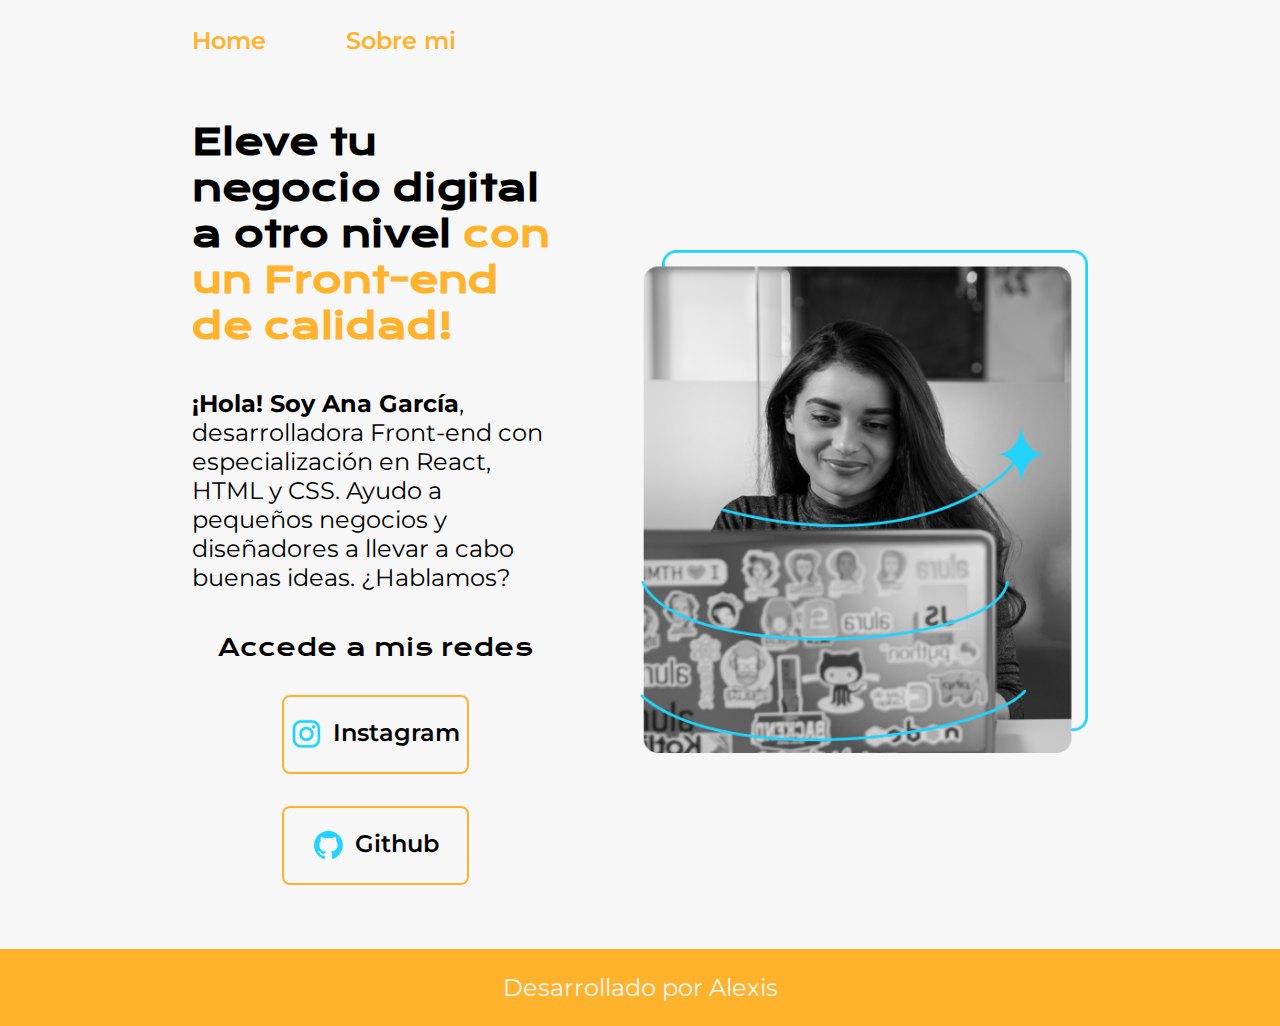
<file: index.html>
<!DOCTYPE html>
<html lang="es-mx">
<head>
    <meta charset="UTF-8">
    <meta name="viewport" content="width=device-width, initial-scale=1.0">
    <title>Portafolio</title>
    <link rel="stylesheet" href="./styles/style.css">
</head>
<body>
    <header class="header">
        <nav class="header__menu">
            <a class="header__menu__link" href="./index.html">Home</a>
            <a class="header__menu__link" href="./about.html">Sobre mi</a>
            <!-- <a class="header__menu__link" href="./curriculum.html">Curriculum</a> -->
        </nav>
    </header>
    <main class="presentacion">
        <section class="presentacion__contenido">
            <h1 class="presentacion__contenido__titulo">Eleve tu negocio digital a otro nivel <strong class="titulo-destaque">con un Front-end de calidad!</strong></h1>
            <p class="presentacion__contenido__texto"><strong>¡Hola! Soy Ana García</strong>, desarrolladora Front-end con especialización en React, HTML y CSS. 
                Ayudo a pequeños negocios y diseñadores a llevar a cabo buenas ideas. ¿Hablamos?</p>
            
            <div class="presentacion__enlaces">
                <h2 class="presentacion__enlaces__subtitulo">Accede a mis redes</h2>
                <a class="presentacion__enlaces__link" href="https://www.instagram.com">
                    <img src="./assets/instagram.png" alt="Logo Instagram"> Instagram</a>
                <a class="presentacion__enlaces__link" href="https://gihub.com">
                    <img src="./assets/github.png" alt="Logo Github"> Github</a>
            </div>
                
        </section>
        <img class="presentacion__imagen" src="assets/Imagem.png" alt="Imagen de Ana García trabajando en su computadora">
    </main>
    <footer class="footer">
        <p>Desarrollado por Alexis</p>
    </footer>
</body>
</html>
</file>
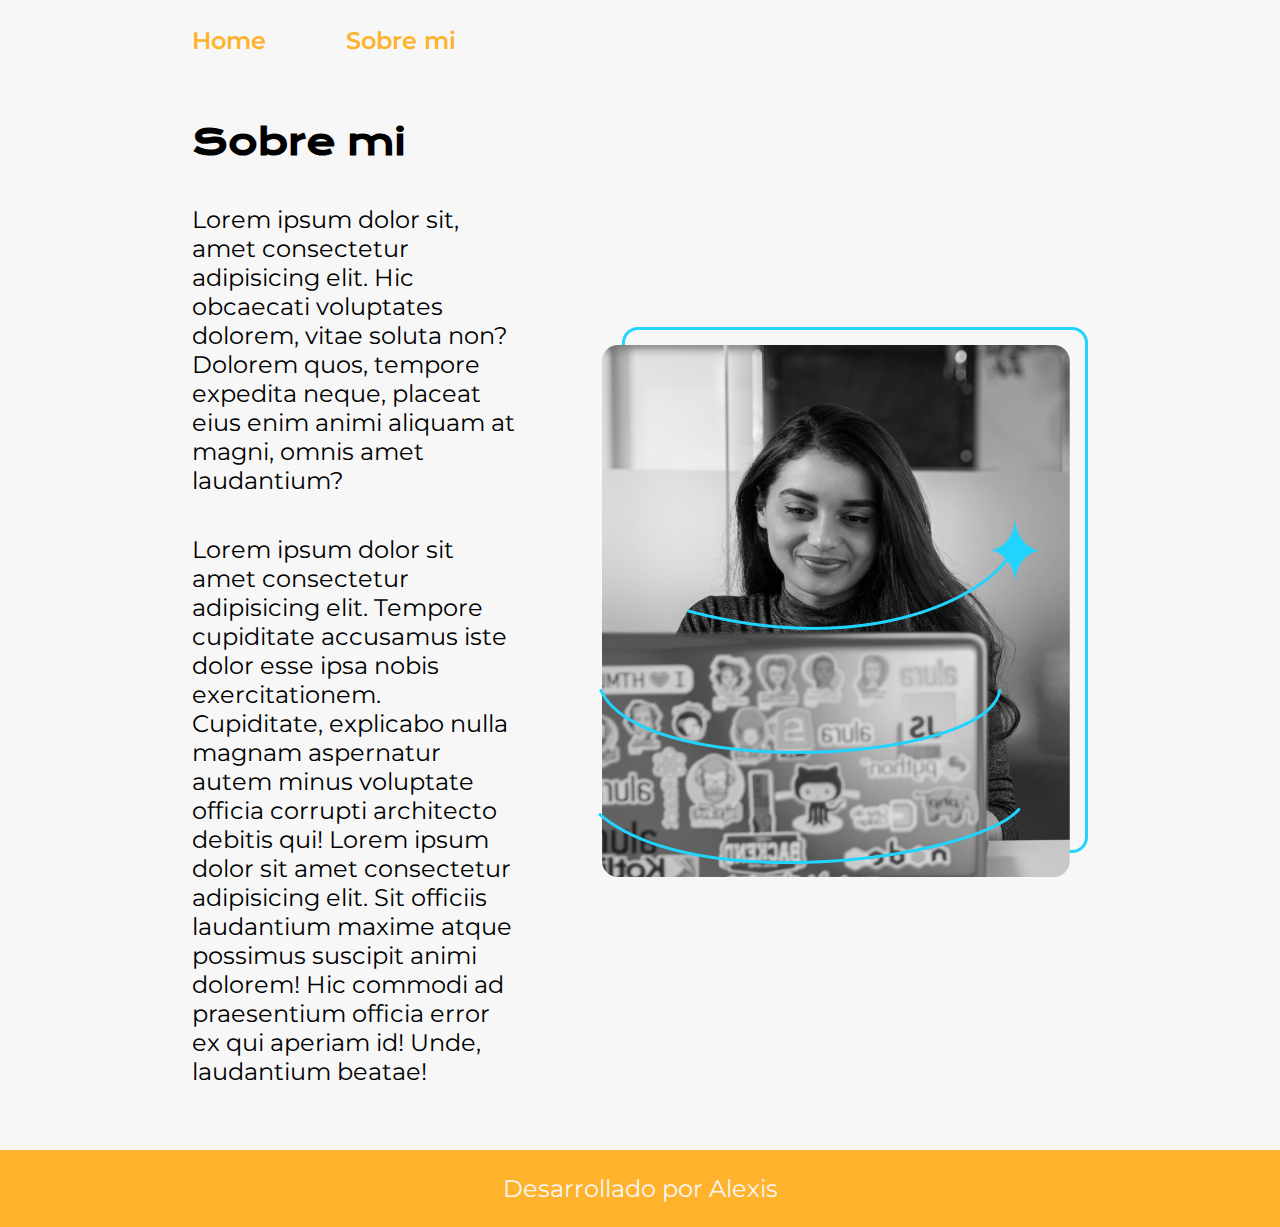
<file: about.html>
<!DOCTYPE html>
<html lang="es-mx">
<head>
    <meta charset="UTF-8">
    <meta name="viewport" content="width=device-width, initial-scale=1.0">
    <title>Acerca de mi</title>
    <link rel="stylesheet" href="./styles/style.css">
</head>
<body>
    <header class="header">
        <nav class="header__menu">
            <a class="header__menu__link" href="./index.html">Home</a>
            <a class="header__menu__link" href="./about.html">Sobre mi</a>
            <!-- <a class="header__menu__link" href="./curriculum.html">Curriculum</a> -->
        </nav>
    </header>
    <main class="presentacion">
        
        <div class="presentacion__contenido">
            <h1 class="presentacion__contenido__titulo">Sobre mi</h1>
            <p class="presentacion__contenido__texto">Lorem ipsum dolor sit, amet consectetur adipisicing elit. Hic obcaecati voluptates dolorem, vitae soluta non? Dolorem quos, tempore expedita neque, placeat eius enim animi aliquam at magni, omnis amet laudantium?</p>
            <p class="presentacion__contenido__texto">Lorem ipsum dolor sit amet consectetur adipisicing elit. Tempore cupiditate accusamus iste dolor esse ipsa nobis exercitationem. Cupiditate, explicabo nulla magnam aspernatur autem minus voluptate officia corrupti architecto debitis qui!
                Lorem ipsum dolor sit amet consectetur adipisicing elit. Sit officiis laudantium maxime atque possimus suscipit animi dolorem! Hic commodi ad praesentium officia error ex qui aperiam id! Unde, laudantium beatae!
            </p>
        </div>
        <img src="./assets/Imagem.png" alt="Imagen de Ana García trabajando en su computadora">
    </main>
    <footer class="footer">
        <p>Desarrollado por Alexis</p>
    </footer>
    
</body>
</html>
</file>
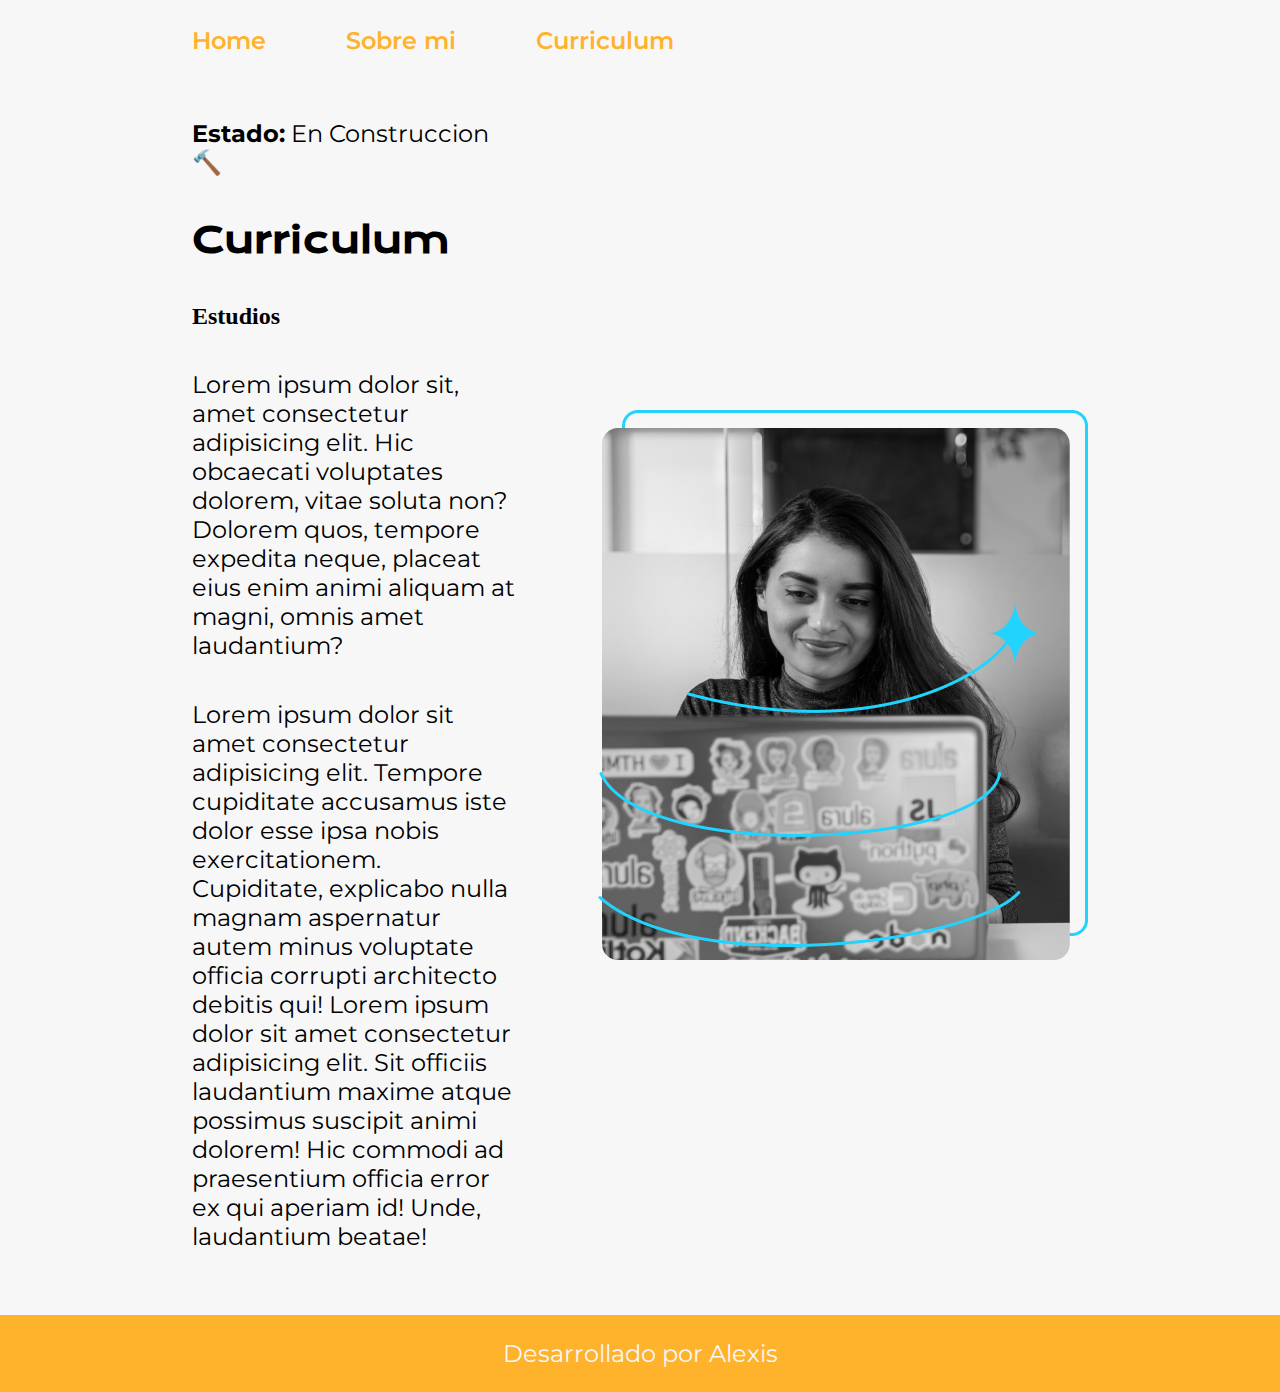
<file: curriculum.html>
<!DOCTYPE html>
<html lang="es-mx">
<head>
    <meta charset="UTF-8">
    <meta name="viewport" content="width=device-width, initial-scale=1.0">
    <title>Curriculum</title>
    <link rel="stylesheet" href="./styles/style.css">
</head>
<body>
    <header class="header">
        <nav class="header__menu">
            <a class="header__menu__link" href="./index.html">Home</a>
            <a class="header__menu__link" href="./about.html">Sobre mi</a>
            <a class="header__menu__link" href="./curriculum.html">Curriculum</a>
        </nav>
    </header>
    <main class="presentacion">
        
        <div class="presentacion__contenido">
            <p class="presentacion__contenido__texto"><b>Estado:</b> En Construccion 🔨</p>
            <h1 class="presentacion__contenido__titulo">Curriculum</h1>
            <h2 class="presentacion__contenido__subtitulo">Estudios</h2>
            <p class="presentacion__contenido__texto">Lorem ipsum dolor sit, amet consectetur adipisicing elit. Hic obcaecati voluptates dolorem, vitae soluta non? Dolorem quos, tempore expedita neque, placeat eius enim animi aliquam at magni, omnis amet laudantium?</p>
            <p class="presentacion__contenido__texto">Lorem ipsum dolor sit amet consectetur adipisicing elit. Tempore cupiditate accusamus iste dolor esse ipsa nobis exercitationem. Cupiditate, explicabo nulla magnam aspernatur autem minus voluptate officia corrupti architecto debitis qui!
                Lorem ipsum dolor sit amet consectetur adipisicing elit. Sit officiis laudantium maxime atque possimus suscipit animi dolorem! Hic commodi ad praesentium officia error ex qui aperiam id! Unde, laudantium beatae!
            </p>
        </div>
        <img src="./assets/Imagem.png" alt="Imagen de Ana García trabajando en su computadora">
    </main>
    <footer class="footer">
        <p>Desarrollado por Alexis</p>
    </footer>
    
</body>
</html>
</file>
<file: styles/style.css>
@import url('https://fonts.googleapis.com/css2?family=Krona+One&family=Montserrat:ital,wght@0,100..900;1,100..900&display=swap');

/* Variables */
:root{
    --color-primario: #F7F7F7;
    --color-secundario: #000000;
    --color-terciario: #FFB22C;
    --color-hover: #854836;

    --fuente-montserrat: 'Montserrat', sans-serif;
    --fuente-krona: 'Krona One', sans-serif;
}

/* General */

*{
    margin: 0;
    padding: 0;
}
body{
    background-color: var(--color-primario);
    color: var(--color-secundario);
    box-sizing: border-box;
}

.header{
    padding: 2% 0 0 15%;

}

.header__menu{
    display: flex;
    gap: 80px;
}

.header__menu__link{
    font-family: var(--fuente-montserrat);
    font-size: 1.5rem;
    font-weight: 600;
    color: var(--color-terciario);
    text-decoration: none;
}

.presentacion{
    display: flex;
    align-items: center;
    padding: 5% 15%;
    justify-content: space-between;
    gap: 82px;
}
.presentacion__contenido{
    width: 50%;
    display: flex;
    flex-direction: column;
    gap: 40px;
}
.presentacion__contenido__titulo{
    font-size: 2.25rem;
    font-family: var(--fuente-krona);
}
.titulo-destaque{
    color: var(--color-terciario);
}
.presentacion__contenido__texto{
    font-size: 1.5rem;
    font-family: var(--fuente-montserrat);

}
.presentacion__enlaces{
    display: flex;
    flex-direction: column;
    justify-content: space-between;
    align-items: center;
    gap: 32px;

}
.presentacion__enlaces__link{
    width: 50%;
    background-color: var(--color-primario);
    color: var(--color-secundario);
    text-align: center;
    padding: 21.5px 0;
    border-radius: 8px;
    font-family: var(--fuente-montserrat);
    font-size: 1.5rem;
    font-weight: 600;
    text-decoration: none;
    border : 2px solid var(--color-terciario);
    display: flex;
    justify-content: center;
    gap: 10px;
}
.presentacion__enlaces__subtitulo{
    font-size: 1.5rem;
    font-family: var(--fuente-krona);
    font-weight: 400;

}
.presentacion__enlaces__link:hover{
    background-color: var(--color-hover);
    cursor: pointer;
}
.presentacion__imagen{
    width: 50%;
}

.footer{
    background-color: var(--color-terciario);
    padding: 1.5rem 0;
    color: var(--color-primario);
    text-align: center;
    font-family: var(--fuente-montserrat);
    font-size: 1.5rem;
    font-weight: 400;

}
@media (max-width: 1200px){

    .header{
        padding: 10%;
    }
    .header__menu{
        justify-content: center;
    }


    .presentacion{
        flex-direction: column-reverse;
        padding: 5%;
        
    }
    .presentacion__contenido{
        width: auto;
    }
    .presentacion__imagen{
        width: 50%;
    }

}
</file>
